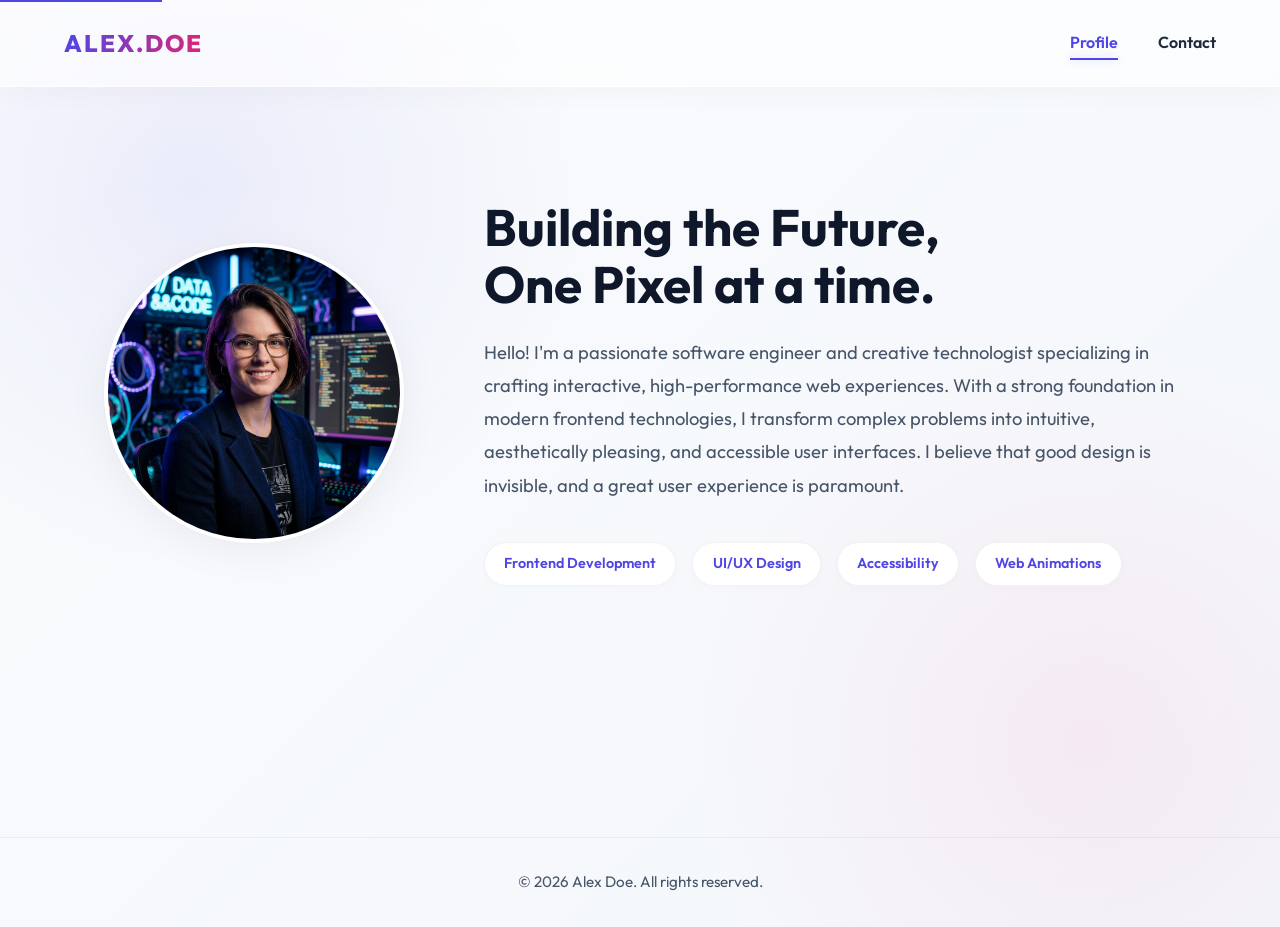
<file: html 5 project/index.html>
<!DOCTYPE html>
<html lang="en">
<head>
    <meta charset="UTF-8">
    <meta name="viewport" content="width=device-width, initial-scale=1.0">
    <!-- AI Add-on: AI generated meta tags -->
    <meta name="description" content="Portfolio of a passionate software engineer and creative technologist specializing in crafting interactive, high-performance web experiences.">
    <meta name="keywords" content="Software Engineer, Creative Technologist, Frontend Developer, Web Development, Portfolio">
    <meta name="author" content="Alex Doe">
    <title>Alex Doe | Software Engineer & Creative Technologist</title>
    <link rel="stylesheet" href="style.css">
</head>
<body>
    <a href="#main-content" id="skip-link">Skip to main content</a>
    <header>
        <nav aria-label="Main Navigation">
            <h1>ALEX.DOE</h1>
            <ul>
                <li><a href="index.html" aria-current="page">Profile</a></li>
                <li><a href="contact.html">Contact</a></li>
            </ul>
        </nav>
    </header>
    
    <main id="main-content">
        <article class="profile-section">
            <img src="profile.png" alt="Portrait of Alex Doe, Software Engineer, with neon accents" class="profile-image">
            <section class="profile-content">
                <h2>Building the Future,<br>One Pixel at a time.</h2>
                <!-- AI Add-on: AI generated bio -->
                <p>Hello! I'm a passionate software engineer and creative technologist specializing in crafting interactive, high-performance web experiences. With a strong foundation in modern frontend technologies, I transform complex problems into intuitive, aesthetically pleasing, and accessible user interfaces. I believe that good design is invisible, and a great user experience is paramount.</p>
                
                <div class="tags" aria-label="Skills">
                    <span class="tag">Frontend Development</span>
                    <span class="tag">UI/UX Design</span>
                    <span class="tag">Accessibility</span>
                    <span class="tag">Web Animations</span>
                </div>
            </section>
        </article>
    </main>

    <footer>
        <p>&copy; 2026 Alex Doe. All rights reserved.</p>
    </footer>
</body>
</html>
</file>
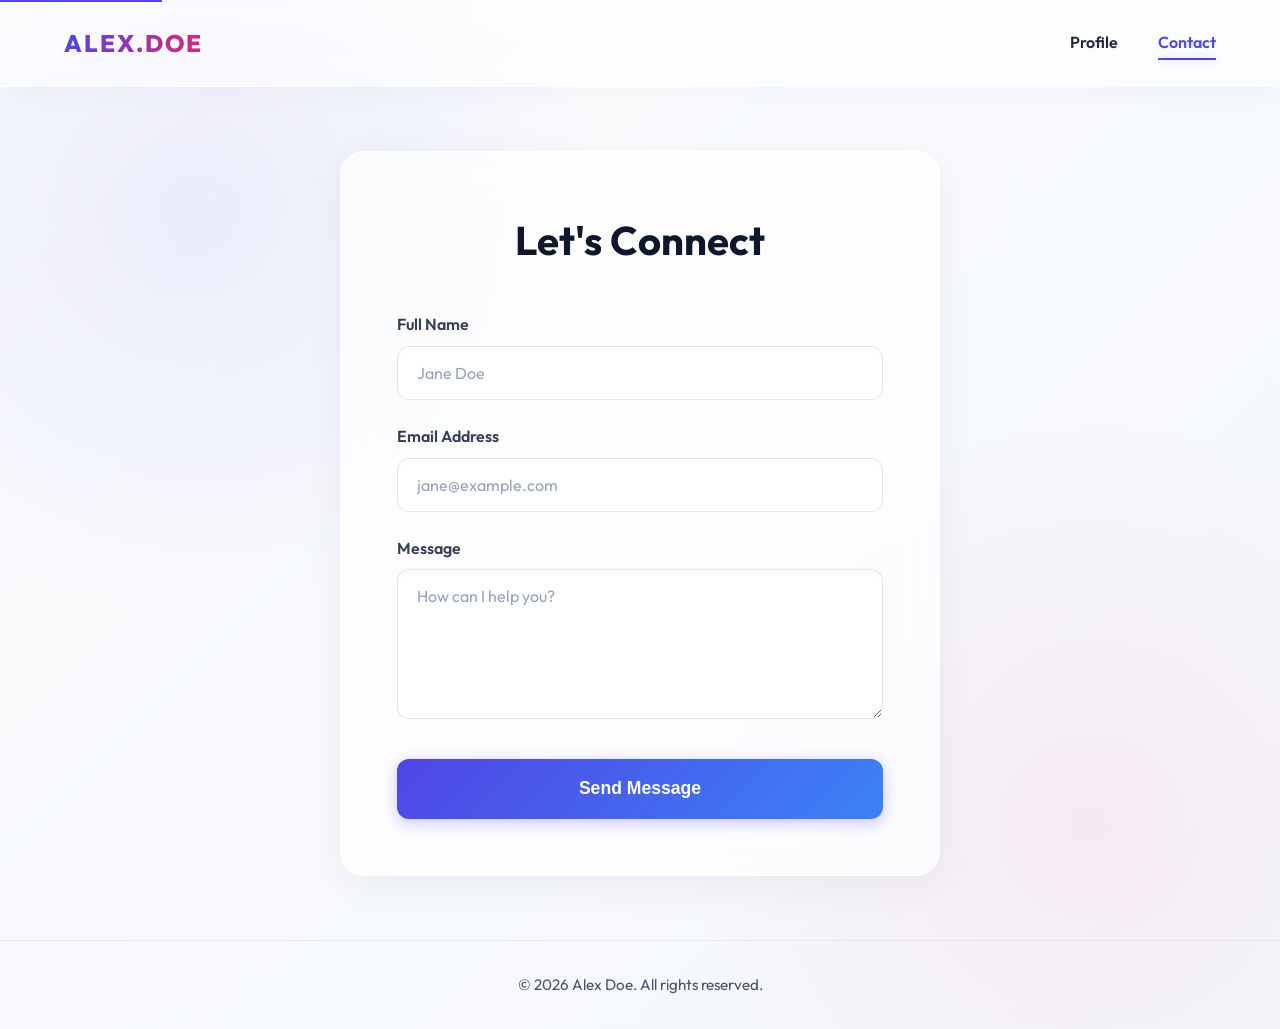
<file: html 5 project/contact.html>
<!DOCTYPE html>
<html lang="en">
<head>
    <meta charset="UTF-8">
    <meta name="viewport" content="width=device-width, initial-scale=1.0">
    <!-- AI Add-on: AI generated meta tags -->
    <meta name="description" content="Contact Alex Doe, a Software Engineer and Creative Technologist. Reach out for collaborations, projects, or just to say hi.">
    <meta name="keywords" content="Contact, Software Engineer, Hire Developer, Web Development">
    <meta name="author" content="Alex Doe">
    <title>Contact | Alex Doe</title>
    <link rel="stylesheet" href="style.css">
</head>
<body>
    <a href="#main-content" id="skip-link">Skip to main content</a>
    <header>
        <nav aria-label="Main Navigation">
            <h1>ALEX.DOE</h1>
            <ul>
                <li><a href="index.html">Profile</a></li>
                <li><a href="contact.html" aria-current="page">Contact</a></li>
            </ul>
        </nav>
    </header>
    
    <main id="main-content">
        <section class="contact-section">
            <h2>Let's Connect</h2>
            <form action="#" method="POST" aria-label="Contact Form">
                <fieldset>
                    <legend class="sr-only" style="position: absolute; width: 1px; height: 1px; padding: 0; margin: -1px; overflow: hidden; clip: rect(0, 0, 0, 0); border: 0;">Contact Details</legend>
                    <div class="form-group">
                        <label for="name">Full Name</label>
                        <input type="text" id="name" name="name" required aria-required="true" placeholder="Jane Doe">
                    </div>
                    
                    <div class="form-group">
                        <label for="email">Email Address</label>
                        <input type="email" id="email" name="email" required aria-required="true" placeholder="jane@example.com">
                    </div>
                    
                    <div class="form-group">
                        <label for="message">Message</label>
                        <textarea id="message" name="message" required aria-required="true" placeholder="How can I help you?"></textarea>
                    </div>
                    
                    <button type="submit">Send Message</button>
                </fieldset>
            </form>
        </section>
    </main>

    <footer>
        <p>&copy; 2026 Alex Doe. All rights reserved.</p>
    </footer>
</body>
</html>
</file>
<file: html 5 project/style.css>
@import url('https://fonts.googleapis.com/css2?family=Outfit:wght@300;400;600;800&display=swap');

:root {
  --bg-color: #F4F7FB;
  --text-primary: #1E293B;
  --text-secondary: #475569;
  --accent-color: #4F46E5;
  --accent-glow: rgba(79, 70, 229, 0.25);
  --card-bg: rgba(255, 255, 255, 0.7);
  --card-border: rgba(255, 255, 255, 1);
  --card-shadow: 0 10px 40px rgba(0, 0, 0, 0.05);
}

* {
  margin: 0;
  padding: 0;
  box-sizing: border-box;
}

body {
  font-family: 'Outfit', sans-serif;
  background-color: var(--bg-color);
  color: var(--text-primary);
  line-height: 1.6;
  overflow-x: hidden;
  background-image: radial-gradient(circle at 15% 20%, rgba(79, 70, 229, 0.08), transparent 30%),
                    radial-gradient(circle at 85% 80%, rgba(236, 72, 153, 0.08), transparent 30%),
                    linear-gradient(135deg, rgba(255,255,255,0.5) 0%, rgba(255,255,255,0) 100%);
}

#skip-link {
    position: absolute;
    top: -40px;
    left: 0;
    background: var(--accent-color);
    color: white;
    padding: 8px;
    z-index: 100;
    transition: top 0.3s;
}

#skip-link:focus {
    top: 0;
    outline: 2px solid white;
}

nav {
  display: flex;
  justify-content: space-between;
  align-items: center;
  padding: 1.5rem 5%;
  background: rgba(255, 255, 255, 0.6);
  backdrop-filter: blur(15px);
  border-bottom: 1px solid rgba(255, 255, 255, 0.8);
  box-shadow: 0 4px 30px rgba(0, 0, 0, 0.03);
  position: sticky;
  top: 0;
  z-index: 50;
}

nav h1 {
  font-size: 1.5rem;
  font-weight: 800;
  letter-spacing: 2px;
  background: linear-gradient(90deg, #4F46E5, #DB2777);
  -webkit-background-clip: text;
  -webkit-text-fill-color: transparent;
}

nav ul {
  display: flex;
  list-style: none;
  gap: 2.5rem;
}

nav a {
  text-decoration: none;
  color: var(--text-primary);
  font-weight: 600;
  position: relative;
  transition: color 0.3s ease;
  padding: 0.5rem 0;
}

nav a::after {
  content: '';
  position: absolute;
  bottom: 0;
  left: 0;
  width: 0;
  height: 2px;
  background: var(--accent-color);
  transition: width 0.3s ease;
  box-shadow: 0 0 8px var(--accent-glow);
}

nav a:hover::after, nav a[aria-current="page"]::after {
  width: 100%;
}

nav a:hover, nav a[aria-current="page"] {
    color: var(--accent-color);
}

nav a:focus-visible {
    outline: 2px solid var(--accent-color);
    outline-offset: 4px;
    border-radius: 2px;
}

main {
  max-width: 1200px;
  margin: 0 auto;
  padding: 4rem 5%;
  min-height: calc(100vh - 150px);
}

footer {
  text-align: center;
  padding: 2rem;
  border-top: 1px solid rgba(0, 0, 0, 0.05);
  color: var(--text-secondary);
  font-size: 0.95rem;
}

/* Profile Page Styles */
.profile-section {
  display: flex;
  align-items: center;
  gap: 5rem;
  margin-top: 3rem;
  animation: fadeIn 1s ease-out backwards;
}

.profile-image {
  width: 300px;
  height: 300px;
  border-radius: 50%;
  object-fit: cover;
  border: 4px solid white;
  box-shadow: var(--card-shadow), 0 0 0 1px rgba(0,0,0,0.02);
  transition: transform 0.5s ease, box-shadow 0.5s ease;
}

.profile-image:hover {
  transform: scale(1.05);
  box-shadow: 0 15px 50px rgba(79, 70, 229, 0.2);
}

.profile-content h2 {
  font-size: 3.2rem;
  margin-bottom: 1.5rem;
  color: #0F172A;
  line-height: 1.1;
}

.profile-content p {
  color: var(--text-secondary);
  font-size: 1.15rem;
  margin-bottom: 2.5rem;
  line-height: 1.8;
}

.tags {
    display: flex;
    gap: 1rem;
    flex-wrap: wrap;
}

.tag {
    background: white;
    border: 1px solid rgba(0,0,0,0.05);
    padding: 0.6rem 1.2rem;
    border-radius: 30px;
    font-size: 0.9rem;
    font-weight: 600;
    color: var(--accent-color);
    box-shadow: 0 2px 10px rgba(0,0,0,0.02);
    transition: all 0.3s;
}

.tag:hover {
    background: var(--accent-color);
    color: white;
    transform: translateY(-2px);
    box-shadow: 0 5px 15px var(--accent-glow);
}


/* Contact Page Styles */
.contact-section {
  max-width: 600px;
  margin: 0 auto;
  background: var(--card-bg);
  padding: 3.5rem;
  border-radius: 24px;
  border: 1px solid var(--card-border);
  box-shadow: var(--card-shadow);
  backdrop-filter: blur(20px);
  animation: slideUp 0.8s ease-out backwards;
}

.contact-section h2 {
    text-align: center;
    margin-bottom: 2.5rem;
    font-size: 2.5rem;
    color: #0F172A;
}

.form-group {
  margin-bottom: 1.5rem;
  display: flex;
  flex-direction: column;
}

fieldset {
    border: none;
    padding: 0;
    margin: 0;
}

label {
  margin-bottom: 0.5rem;
  font-weight: 600;
  color: #334155;
}

input, textarea {
  width: 100%;
  padding: 1rem 1.2rem;
  background: white;
  border: 1px solid rgba(0, 0, 0, 0.1);
  border-radius: 12px;
  color: var(--text-primary);
  font-family: inherit;
  font-size: 1rem;
  transition: all 0.3s ease;
  box-shadow: inset 0 2px 5px rgba(0,0,0,0.02);
}

input::placeholder, textarea::placeholder {
    color: #94A3B8;
}

input:focus, textarea:focus {
  outline: none;
  border-color: var(--accent-color);
  box-shadow: 0 0 0 4px var(--accent-glow);
  background: #fff;
}

textarea {
  resize: vertical;
  min-height: 150px;
}

button {
  width: 100%;
  padding: 1.2rem;
  margin-top: 1rem;
  background: linear-gradient(135deg, #4F46E5, #3B82F6);
  color: white;
  border: none;
  border-radius: 12px;
  font-size: 1.1rem;
  font-weight: 600;
  cursor: pointer;
  transition: all 0.3s ease;
  box-shadow: 0 4px 15px rgba(79, 70, 229, 0.3);
}

button:hover {
  transform: translateY(-2px);
  box-shadow: 0 8px 25px rgba(79, 70, 229, 0.4);
}

button:focus-visible {
    outline: 2px solid var(--accent-color);
    outline-offset: 4px;
}

@keyframes fadeIn {
  from { opacity: 0; transform: scale(0.98); }
  to { opacity: 1; transform: scale(1); }
}

@keyframes slideUp {
  from { opacity: 0; transform: translateY(30px); }
  to { opacity: 1; transform: translateY(0); }
}

@media (max-width: 768px) {
  .profile-section {
    flex-direction: column;
    text-align: center;
    gap: 3rem;
  }

  .profile-content h2 {
      font-size: 2.5rem;
  }
  
  .tags {
      justify-content: center;
  }
}
</file>
